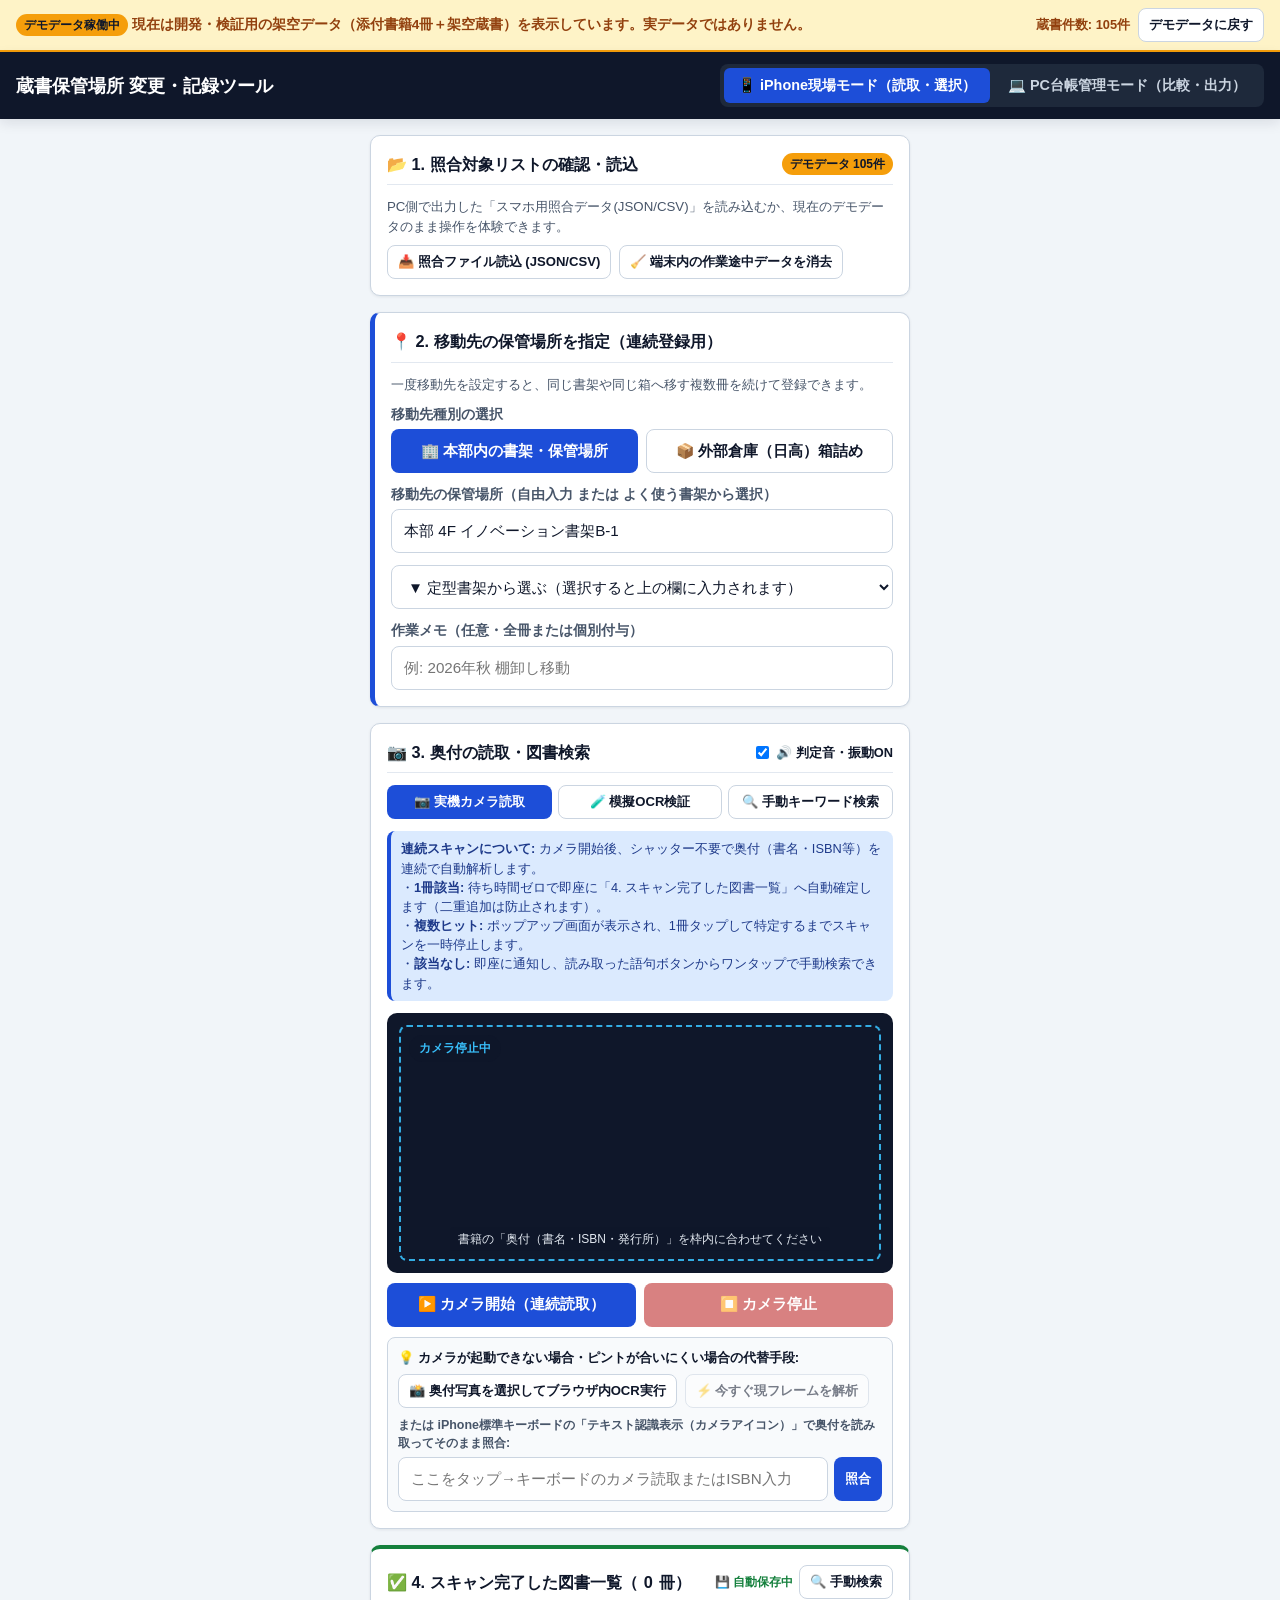
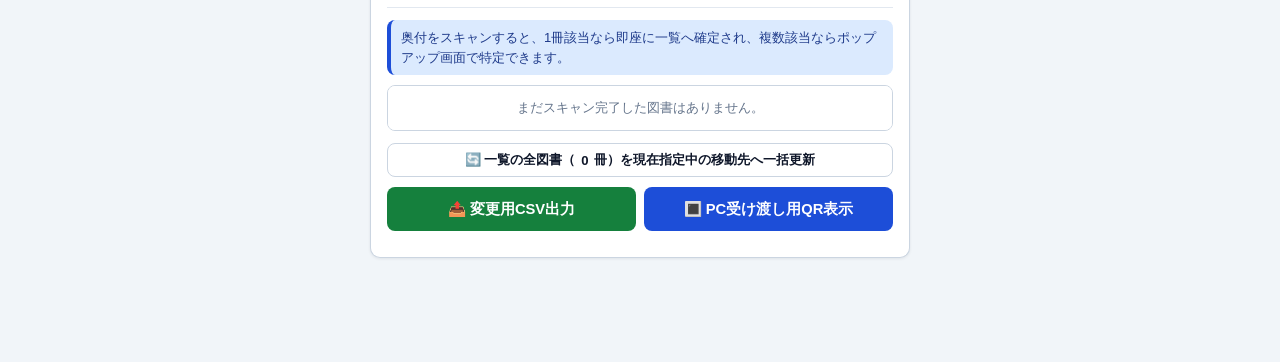
<file: index.html>
<!DOCTYPE html>
<html lang="ja">
<head>
  <meta charset="UTF-8" />
  <meta name="viewport" content="width=device-width, initial-scale=1.0, maximum-scale=1.0, user-scalable=no" />
  <title>蔵書保管場所 変更・記録システム</title>
  <link rel="stylesheet" href="css/styles.css" />
</head>
<body>

  <!-- データ種別常時明示バナー（デモデータと本番データの混同防止） -->
  <div id="dataModeBanner" class="data-mode-banner is-demo">
    <div>
      <span id="dataModeBadge" class="badge badge-demo">デモデータ稼働中</span>
      <span id="dataModeText">現在は開発・検証用の架空データ（105件・添付書籍4冊含む）を表示しています。実データではありません。</span>
    </div>
    <div style="display:flex; gap:8px; align-items:center;">
      <span id="catalogCountLabel" style="font-size:0.8rem;">蔵書件数: 0件</span>
      <button type="button" id="btnResetToDemo" class="btn btn-outline btn-sm">デモデータに戻す</button>
    </div>
  </div>

  <!-- アプリヘッダー（iPhone現場モード / PC台帳管理モード切替） -->
  <header class="app-header">
    <div class="header-inner">
      <div class="app-title-group">
        <h1 class="app-title">蔵書保管場所 変更・記録ツール</h1>
      </div>
      <div class="mode-switch-group" role="tablist" aria-label="利用端末モード切替">
        <button type="button" id="btnSwitchMobile" class="mode-btn active" role="tab" aria-selected="true">
          📱 iPhone現場モード（読取・選択）
        </button>
        <button type="button" id="btnSwitchPc" class="mode-btn" role="tab" aria-selected="false">
          💻 PC台帳管理モード（比較・出力）
        </button>
      </div>
    </div>
  </header>

  <main class="main-container">
    <!-- 長時間処理用の進捗表示パネル -->
    <div id="globalProgressPanel" class="progress-panel hidden" role="status" aria-live="polite">
      <div style="display:flex; justify-content:space-between; align-items:center;">
        <strong id="progressStepText">処理中...</strong>
        <span id="progressMetaText">0 / 0件 (経過: 0.0秒)</span>
      </div>
      <div class="progress-bar-track">
        <div id="progressBarFill" class="progress-bar-fill"></div>
      </div>
    </div>

    <!-- =================================================================== -->
    <!-- 📱 1. iPhone現場モード（片手操作・連続読取・候補照合・移動先付与） -->
    <!-- =================================================================== -->
    <section id="mobileViewSection" class="view-section mobile-view">

      <!-- ステップ0: 照合用データの確認・読込 -->
      <div class="card">
        <div class="card-header">
          <h2 class="card-title">📂 1. 照合対象リストの確認・読込</h2>
          <span id="mobileCatalogStatus" class="badge badge-demo">デモ蔵書 105件</span>
        </div>
        <p style="margin:0 0 8px 0; font-size:0.83rem; color:var(--text-sub);">
          PC側で出力した「スマホ用照合データ(JSON/CSV)」を読み込むか、現在のデモデータのまま操作を体験できます。
        </p>
        <div style="display:flex; gap:8px; flex-wrap:wrap;">
          <label class="btn btn-outline btn-sm" style="cursor:pointer;">
            📥 照合ファイル読込 (JSON/CSV)
            <input type="file" id="mobileLoadCatalogInput" accept=".json,.csv" class="hidden" />
          </label>
          <button type="button" id="btnMobileClearStorage" class="btn btn-outline btn-sm">
            🧹 端末内の作業途中データを消去
          </button>
        </div>
      </div>

      <!-- ステップ1: 移動先の指定（連続登録のために先に固定セット） -->
      <div class="card" style="border-left: 5px solid var(--primary);">
        <div class="card-header">
          <h2 class="card-title">📍 2. 移動先の保管場所を指定（連続登録用）</h2>
        </div>
        <p style="margin:0 0 10px 0; font-size:0.83rem; color:var(--text-sub);">
          一度移動先を設定すると、同じ書架や同じ箱へ移す複数冊を続けて登録できます。
        </p>

        <div class="form-group">
          <label class="form-label">移動先種別の選択</label>
          <div style="display:grid; grid-template-columns:1fr 1fr; gap:8px;">
            <button type="button" id="btnDestModeHq" class="btn btn-primary">🏢 本部内の書架・保管場所</button>
            <button type="button" id="btnDestModeWarehouse" class="btn btn-outline">📦 外部倉庫（日高）箱詰め</button>
          </div>
        </div>

        <!-- 本部内保管場所の入力欄 -->
        <div id="hqDestConfigArea">
          <div class="form-group">
            <label class="form-label" for="mobileHqLocationInput">移動先の保管場所（自由入力 または よく使う書架から選択）</label>
            <input type="text" id="mobileHqLocationInput" class="input" placeholder="例: 本部 4F イノベーション書架B-1" value="本部 4F イノベーション書架B-1" />
          </div>
          <div class="form-group">
            <select id="mobileHqPresetSelect" class="select">
              <option value="">▼ 定型書架から選ぶ（選択すると上の欄に入力されます）</option>
              <option value="本部 4F イノベーション書架B-1">本部 4F イノベーション書架B-1</option>
              <option value="本部 3F 企画書架A-2">本部 3F 企画書架A-2</option>
              <option value="本部 5F 法務書架C-1">本部 5F 法務書架C-1</option>
              <option value="本部 2F 人事書架D-3">本部 2F 人事書架D-3</option>
              <option value="本部 2F 書庫ロッカー1">本部 2F 書庫ロッカー1</option>
              <option value="本部 6F システム書架S-2">本部 6F システム書架S-2</option>
            </select>
          </div>
        </div>

        <!-- 外部倉庫（日高）箱番号の設定欄 -->
        <div id="warehouseDestConfigArea" class="hidden" style="background:var(--accent-warehouse-light); padding:12px; border-radius:8px; margin-bottom:10px;">
          <div style="font-size:0.82rem; color:#4c1d95; margin-bottom:8px; font-weight:600;">
            📦 日高倉庫 文書箱管理番号（形式: 部室G-年度2桁-通し番号4桁BOK ／ 仮番号不可）
          </div>
          <div class="form-row" style="grid-template-columns: 1fr 90px auto; align-items:end; margin-bottom:8px;">
            <div>
              <label class="form-label" for="mobileBoxDeptInput">部・Gコード（自由入力可）</label>
              <input type="text" id="mobileBoxDeptInput" class="input" placeholder="例: 1101" value="1101" />
            </div>
            <div>
              <label class="form-label" for="mobileBoxYearInput">年度2桁</label>
              <input type="text" id="mobileBoxYearInput" class="input" placeholder="26" value="26" maxlength="2" />
            </div>
            <div>
              <button type="button" id="btnSuggestNextBoxMobile" class="btn btn-warehouse">次番号を提示</button>
            </div>
          </div>
          <div class="form-group" style="margin-bottom:6px;">
            <label class="form-label" for="mobileBoxNumberInput">使用する箱管理番号</label>
            <input type="text" id="mobileBoxNumberInput" class="input" placeholder="例: 1101-26-0001BOK" value="1101-26-0003BOK" />
          </div>
          <div id="mobileBoxValidationStatus" class="alert alert-info" style="margin-bottom:0; padding:8px 10px; font-size:0.8rem;">
            箱管理番号の形式と重複を自動確認します。
          </div>
        </div>

        <div class="form-group" style="margin-bottom:0;">
          <label class="form-label" for="mobileWorkerNoteInput">作業メモ（任意・全冊または個別付与）</label>
          <input type="text" id="mobileWorkerNoteInput" class="input" placeholder="例: 2026年秋 棚卸し移動" />
        </div>
      </div>

      <!-- ステップ2: 奥付の読取（カメラ連続読取 / 模擬OCR検証 / 手動検索） -->
      <div class="card">
        <div class="card-header">
          <h2 class="card-title">📷 3. 奥付の読取・図書検索</h2>
          <label style="font-size:0.8rem; display:inline-flex; align-items:center; gap:4px; cursor:pointer; font-weight:600;">
            <input type="checkbox" id="chkSoundFeedback" checked />
            🔊 判定音・振動ON
          </label>
        </div>
        <!-- iOS 18+ ハプティック触覚フィードバック発火用の隠しスイッチ -->
        <input type="checkbox" id="iosHapticSwitch" switch class="hidden" />

        <!-- 読取モード切替ボタン -->
        <div style="display:grid; grid-template-columns:1fr 1fr 1fr; gap:6px; margin-bottom:12px;">
          <button type="button" id="btnScanTabCamera" class="btn btn-primary btn-sm">📷 実機カメラ読取</button>
          <button type="button" id="btnScanTabMockOcr" class="btn btn-outline btn-sm">🧪 模擬OCR検証</button>
          <button type="button" id="btnScanTabManual" class="btn btn-outline btn-sm">🔍 手動キーワード検索</button>
        </div>

        <!-- (A) 実機カメラ連続読取パネル -->
        <div id="scanPanelCamera">
          <div class="alert alert-info" style="font-size:0.8rem; padding:8px 10px;">
            <strong>連続スキャンについて:</strong> カメラ開始後、シャッター不要で奥付（書名・ISBN等）を連続で自動解析します。<br/>
            ・<strong>1冊該当:</strong> 待ち時間ゼロで即座に「4. スキャン完了した図書一覧」へ自動確定します（二重追加は防止されます）。<br/>
            ・<strong>複数ヒット:</strong> ポップアップ画面が表示され、1冊タップして特定するまでスキャンを一時停止します。<br/>
            ・<strong>該当なし:</strong> 即座に通知し、読み取った語句ボタンからワンタップで手動検索できます。
          </div>

          <div class="camera-box" id="cameraViewport">
            <video id="cameraVideo" playsinline muted></video>
            <canvas id="cameraCaptureCanvas" class="hidden"></canvas>
            <div class="camera-guide-overlay">
              <span id="cameraStatusPill" class="camera-status-pill">カメラ停止中</span>
              <span style="font-size:0.75rem; color:#e2e8f0; background:rgba(15,23,42,0.75); padding:3px 8px; border-radius:4px; align-self:center;">
                書籍の「奥付（書名・ISBN・発行所）」を枠内に合わせてください
              </span>
            </div>
          </div>

          <div style="display:grid; grid-template-columns:1fr 1fr; gap:8px; margin-bottom:10px;">
            <button type="button" id="btnStartCamera" class="btn btn-primary">▶️ カメラ開始（連続読取）</button>
            <button type="button" id="btnStopCamera" class="btn btn-danger" disabled>⏹️ カメラ停止</button>
          </div>

          <!-- カメラが使えない環境や反射時の代替操作（静止画選択 & iOS標準テキスト認識入力） -->
          <div style="background:var(--bg-subtle); border:1px solid var(--border-color); border-radius:8px; padding:10px; font-size:0.82rem;">
            <div style="font-weight:700; margin-bottom:6px; color:var(--text-main);">
              💡 カメラが起動できない場合・ピントが合いにくい場合の代替手段:
            </div>
            <div style="display:flex; flex-wrap:wrap; gap:8px; margin-bottom:8px;">
              <label class="btn btn-outline btn-sm" style="cursor:pointer;">
                📸 奥付写真を選択してブラウザ内OCR実行
                <input type="file" id="cameraPhotoFallbackInput" accept="image/*" capture="environment" class="hidden" />
              </label>
              <button type="button" id="btnAnalyzeCurrentFrameNow" class="btn btn-outline btn-sm" disabled>
                ⚡ 今すぐ現フレームを解析
              </button>
            </div>
            <div>
              <label class="form-label" for="iosLiveTextInput" style="font-size:0.78rem;">
                または iPhone標準キーボードの「テキスト認識表示（カメラアイコン）」で奥付を読み取ってそのまま照合:
              </label>
              <div style="display:flex; gap:6px;">
                <input type="text" id="iosLiveTextInput" class="input" placeholder="ここをタップ→キーボードのカメラ読取またはISBN入力" />
                <button type="button" id="btnRunLiveTextMatch" class="btn btn-primary btn-sm" style="white-space:nowrap;">照合</button>
              </div>
            </div>
          </div>
        </div>

        <!-- (B) 模擬OCR検証パネル（実機カメラなしで全ケースを検証可能） -->
        <div id="scanPanelMockOcr" class="hidden">
          <div class="alert alert-warning" style="font-size:0.8rem; padding:8px 10px;">
            <strong>【検証用・模擬OCRモード】</strong> ここは照合ロジックを検証するための模擬OCR文字列入力です（実際のカメラOCR成功結果ではありません）。添付いただいた4冊の奥付ケースやOCR誤読ケースをワンタップで再現できます。
          </div>
          <div class="form-group">
            <label class="form-label" for="mockOcrPresetSelect">模擬OCRテストケースを選択</label>
            <select id="mockOcrPresetSelect" class="select"></select>
          </div>
          <div class="form-group">
            <label class="form-label" for="mockOcrRawTextarea">読み取った奥付テキスト（自由に編集して照合テスト可能）</label>
            <textarea id="mockOcrRawTextarea" class="textarea" rows="5"></textarea>
          </div>
          <button type="button" id="btnExecuteMockOcrMatch" class="btn btn-primary btn-block">
            🔍 この模擬OCR文字列で蔵書リストと照合する
          </button>
        </div>

        <!-- (C) 手動検索パネル（ISBNなし・OCR誤認識時の即時切替先） -->
        <div id="scanPanelManual" class="hidden">
          <div class="form-group">
            <label class="form-label" for="mobileManualSearchInput">図書登録番号・書名・ISBN・著者・出版社で検索</label>
            <div style="display:flex; gap:6px;">
              <input type="search" id="mobileManualSearchInput" class="input" placeholder="例: BK-00001 / 交通事故 / 人事制度 / 00120" />
              <button type="button" id="btnMobileManualSearch" class="btn btn-primary">検索</button>
            </div>
          </div>
          <div style="display:flex; gap:6px; flex-wrap:wrap;">
            <button type="button" class="btn btn-outline btn-sm quick-search-btn" data-query="AIを使って考える">添付1: AIを使って…</button>
            <button type="button" class="btn btn-outline btn-sm quick-search-btn" data-query="組織を進化させていく">添付2: そして僕たちは…</button>
            <button type="button" class="btn btn-outline btn-sm quick-search-btn" data-query="交通事故賠償法">添付3: 交通事故賠償法</button>
            <button type="button" class="btn btn-outline btn-sm quick-search-btn" data-query="人事制度の基本">添付4: 人事制度の基本</button>
            <button type="button" class="btn btn-outline btn-sm quick-search-btn" data-query="規程集">ISBNなし図書</button>
            <button type="button" class="btn btn-outline btn-sm quick-search-btn" data-query="0012">先頭ゼロ登録番号</button>
          </div>
        </div>
      </div>

      <!-- ステップ4: スキャン完了（確定済み）図書一覧・一括場所変更・CSV/QR出力 -->
      <div class="card" style="border-top: 4px solid var(--success);">
        <div class="card-header">
          <h2 class="card-title">✅ 4. スキャン完了した図書一覧（<span id="mobileSelectedCount">0</span>冊）</h2>
          <div style="display:flex; gap:6px; align-items:center;">
            <span style="font-size:0.75rem; color:var(--success); font-weight:700;">💾 自動保存中</span>
            <button type="button" id="btnSwitchToManualFromResult" class="btn btn-outline btn-sm">🔍 手動検索</button>
          </div>
        </div>

        <div id="matchStatusBanner" class="alert alert-info" style="padding:8px 10px; font-size:0.82rem; margin-bottom:10px;">
          奥付をスキャンすると、1冊該当なら即座にここへ追加され、複数該当ならポップアップ画面で特定できます。
        </div>

        <!-- スキャン完了した図書のスリム一覧（本が特定できる最小情報のみ表示） -->
        <div id="mobileSelectedListContainer" style="border:1px solid var(--border-color); border-radius:8px; overflow:hidden; margin-bottom:12px;"></div>

        <!-- 後からまとめて保管場所を上書き反映するボタン -->
        <div style="margin-bottom:10px;">
          <button type="button" id="btnBulkUpdateSelectedDest" class="btn btn-outline btn-sm btn-block">
            🔄 一覧の全図書（<span id="mobileBulkUpdateCount">0</span>冊）を現在指定中の移動先へ一括更新
          </button>
        </div>

        <div style="display:flex; flex-wrap:wrap; gap:8px; margin-bottom:10px;">
          <button type="button" id="btnExportMobileCsv" class="btn btn-success" style="flex:1;">
            📤 変更用CSV出力
          </button>
          <button type="button" id="btnShowMobileQr" class="btn btn-primary" style="flex:1;">
            🔳 PC受け渡し用QR表示
          </button>
        </div>

        <!-- QRコード表示エリア（トグル表示） -->
        <div id="mobileQrArea" class="qr-display-box hidden" style="margin-bottom:4px;">
          <div style="font-weight:700; font-size:0.9rem; margin-bottom:4px;">
            📲 PCへ変更データを受け渡すQRコード
          </div>
          <canvas id="mobileQrCanvas"></canvas>
          <div style="display:flex; align-items:center; gap:10px; margin-top:6px;">
            <button type="button" id="btnPrevQrPage" class="btn btn-outline btn-sm">◀ 前へ</button>
            <span id="mobileQrPageLabel" style="font-size:0.85rem; font-weight:700;">1 / 1</span>
            <button type="button" id="btnNextQrPage" class="btn btn-outline btn-sm">次へ ▶</button>
          </div>
          <div style="width:100%; margin-top:8px; text-align:left;">
            <textarea id="mobileQrPayloadText" class="textarea" rows="2" readonly style="font-size:0.75rem; min-height:44px;"></textarea>
          </div>
        </div>
      </div>

      <!-- 複数ヒット時のその場選択ポップアップ（スクロール不要モーダル） -->
      <div id="multiHitModal" class="modal-overlay hidden" role="dialog" aria-modal="true" aria-labelledby="multiHitModalTitle">
        <div class="modal-content">
          <div style="display:flex; justify-content:space-between; align-items:center; gap:8px; margin-bottom:8px; padding-bottom:6px; border-bottom:1px solid #e2e8f0;">
            <h3 id="multiHitModalTitle" style="margin:0; font-size:0.98rem; color:#92400e;">
              ⚠️ 複数ヒット：どの図書か特定してください
            </h3>
            <button type="button" id="btnCancelMultiModal" class="btn btn-outline btn-sm" style="min-height:32px; padding:2px 10px;">
              ✕ キャンセル
            </button>
          </div>
          <p id="multiHitModalSub" style="margin:0 0 10px 0; font-size:0.8rem; color:var(--text-sub);">
            該当する1冊をタップすると確定され、次の奥付スキャンへ進みます。
          </p>
          <div id="candidatesContainer"></div>
        </div>
      </div>

    </section>

    <!-- =================================================================== -->
    <!-- 💻 2. PC台帳管理モード（一覧・CSV取込・変更前後比較・外部倉庫帳票・履歴） -->
    <!-- =================================================================== -->
    <section id="pcViewSection" class="view-section hidden">

      <!-- PCサブナビゲーション -->
      <nav class="sub-nav" aria-label="PC管理メニュー">
        <button type="button" class="sub-tab-btn active" data-pctab="pcTabCatalog">📚 1. 蔵書一覧・検索・スマホ用出力</button>
        <button type="button" class="sub-tab-btn" data-pctab="pcTabImport">📥 2. 台帳CSV取込・列マッピング・検証</button>
        <button type="button" class="sub-tab-btn" data-pctab="pcTabDiff">🔍 3. スマホ変更データの取込・変更前後比較・更新CSV出力</button>
        <button type="button" class="sub-tab-btn" data-pctab="pcTabWarehouse">📦 4. 外部倉庫（日高）管理・別紙2-3出力</button>
        <button type="button" class="sub-tab-btn" data-pctab="pcTabHistory">🕒 5. 変更履歴・バックアップと復元</button>
      </nav>

      <!-- PCタブ1: 蔵書一覧・検索・スマホ用照合データ出力 -->
      <div id="pcTabCatalog" class="pc-tab-panel">
        <div class="card">
          <div class="card-header">
            <h2 class="card-title">📚 蔵書一覧・検索（図書登録番号ベース管理）</h2>
            <div style="display:flex; gap:8px; flex-wrap:wrap;">
              <button type="button" id="btnExportPhoneJson" class="btn btn-primary btn-sm">
                📱 スマホ用照合データ出力 (JSON)
              </button>
              <button type="button" id="btnExportCatalogCsv" class="btn btn-outline btn-sm">
                📄 現在の蔵書台帳をCSV出力（別ファイル）
              </button>
            </div>
          </div>

          <div class="form-row" style="margin-bottom:12px;">
            <div>
              <label class="form-label" for="pcCatalogSearchInput">キーワード検索（登録番号・ISBN・書名・著者・箱番号等）</label>
              <input type="search" id="pcCatalogSearchInput" class="input" placeholder="例: BK-00001 / 交通事故 / 1101-26-0001BOK" />
            </div>
            <div>
              <label class="form-label" for="pcFilterDept">所管部署フィルタ</label>
              <select id="pcFilterDept" class="select">
                <option value="">すべての所管部署</option>
              </select>
            </div>
            <div>
              <label class="form-label" for="pcFilterStorage">保管区分フィルタ</label>
              <select id="pcFilterStorage" class="select">
                <option value="">すべて（本部内＋外部倉庫）</option>
                <option value="HQ">🏢 本部内保管のみ</option>
                <option value="WAREHOUSE">📦 外部倉庫（日高）保管のみ</option>
              </select>
            </div>
            <div>
              <label class="form-label" for="pcFilterIsbn">ISBN有無フィルタ</label>
              <select id="pcFilterIsbn" class="select">
                <option value="">すべて</option>
                <option value="HAS_ISBN">ISBNあり</option>
                <option value="NO_ISBN">ISBNなし（非売品・規程集等）</option>
              </select>
            </div>
          </div>

          <div style="margin-bottom:8px; font-size:0.85rem; color:var(--text-sub); display:flex; justify-content:space-between;">
            <span id="pcCatalogFilterSummary">表示中: 0件</span>
            <span>※ISBNチェックディジット異常データもアイコンで区別表示します</span>
          </div>

          <div class="table-wrap" style="max-height:540px; overflow-y:auto;">
            <table class="data-table">
              <thead>
                <tr>
                  <th>図書登録番号</th>
                  <th>ISBN / 形式検証</th>
                  <th>書名</th>
                  <th>著者・編者 / 出版社</th>
                  <th>発行年 / 版・巻号</th>
                  <th>所管部署</th>
                  <th>現在の保管場所</th>
                  <th>外部倉庫 箱管理番号</th>
                  <th>備考</th>
                </tr>
              </thead>
              <tbody id="pcCatalogTableBody"></tbody>
            </table>
          </div>
        </div>
      </div>

      <!-- PCタブ2: CSV取込・列マッピング・台帳データ検証 -->
      <div id="pcTabImport" class="pc-tab-panel hidden">
        <div class="card">
          <div class="card-header">
            <h2 class="card-title">📥 既存台帳CSVの取込と列の対応付け（カラムマッピング）</h2>
          </div>
          <div class="alert alert-info">
            <strong>実データの列構成が未確定でも対応可能:</strong> 任意のCSVファイルを選択すると、元データの列名と本ツールの標準項目（11項目）を画面上で対応付け（マッピング）して取り込めます。元ファイルは一切変更・上書きされません。
          </div>

          <div class="form-row" style="align-items:end; margin-bottom:14px;">
            <div>
              <label class="form-label" for="pcCsvFileInput">1. 取り込む台帳CSVファイルを選択</label>
              <input type="file" id="pcCsvFileInput" accept=".csv,.txt" class="input" />
            </div>
            <div>
              <label class="form-label" for="pcCsvEncodingSelect">文字コード指定</label>
              <select id="pcCsvEncodingSelect" class="select">
                <option value="UTF-8">UTF-8（BOMあり/なし自動対応）</option>
                <option value="Shift_JIS">Shift_JIS (CP932 / Windows Excel標準)</option>
              </select>
            </div>
            <div>
              <label class="form-label" for="pcCsvDataKindSelect">データの位置づけ</label>
              <select id="pcCsvDataKindSelect" class="select">
                <option value="PRODUCTION">本番データとして扱う（デモ表示を解除し別領域に保持）</option>
                <option value="DEMO">検証用デモデータとして扱う</option>
              </select>
            </div>
          </div>

          <!-- 列マッピング設定エリア（ファイル選択後に表示） -->
          <div id="columnMappingSection" class="hidden" style="background:var(--bg-subtle); padding:14px; border-radius:8px; border:1px solid var(--border-color); margin-bottom:14px;">
            <h3 style="margin:0 0 8px 0; font-size:0.95rem;">2. 元CSVの列と標準項目の対応付け（自動推定済み・変更可能）</h3>
            <div id="columnMappingGrid" class="form-row" style="grid-template-columns: repeat(auto-fill, minmax(240px, 1fr));"></div>
            <div style="margin-top:12px; display:flex; gap:10px;">
              <button type="button" id="btnApplyMappedCsv" class="btn btn-primary">
                ✅ この列対応付けで検証・取込を実行する
              </button>
            </div>
          </div>

          <!-- 図書登録番号の重複・必須項目・ISBN形式チェック結果 -->
          <div id="catalogValidationResultBox"></div>
        </div>
      </div>

      <!-- PCタブ3: スマホ変更データの取込・変更前後比較・台帳更新用CSV出力 -->
      <div id="pcTabDiff" class="pc-tab-panel hidden">
        <div class="card">
          <div class="card-header">
            <h2 class="card-title">🔍 スマホで作成した変更データの取込と変更前後（Diff）比較</h2>
          </div>

          <div class="form-row" style="margin-bottom:14px;">
            <div style="background:var(--bg-subtle); padding:12px; border-radius:8px; border:1px solid var(--border-color);">
              <label class="form-label">方法A: iPhoneで出力した「変更用CSV/JSON」ファイルを選択</label>
              <input type="file" id="pcImportChangesFileInput" accept=".csv,.json" class="input" style="margin-bottom:8px;" />
              <button type="button" id="btnLoadChangesFromMobileSession" class="btn btn-outline btn-sm btn-block">
                🔄 同一ブラウザ内の「iPhone現場モード」選択済みリストを直接読み込む
              </button>
            </div>

            <div style="background:var(--bg-subtle); padding:12px; border-radius:8px; border:1px solid var(--border-color);">
              <label class="form-label" for="pcQrPasteInput">方法B: iPhoneで表示したQRコード読取文字列（またはカメラ読取）で取込</label>
              <div style="display:flex; gap:6px; margin-bottom:6px;">
                <input type="text" id="pcQrPasteInput" class="input" placeholder="QR文字列 (BLM_CHG...) を貼り付け" />
                <button type="button" id="btnImportQrText" class="btn btn-primary btn-sm" style="white-space:nowrap;">QR反映</button>
              </div>
              <button type="button" id="btnStartPcQrCamera" class="btn btn-outline btn-sm btn-block">
                📷 PCカメラでiPhone画面のQRコードを読み取る
              </button>
              <div id="pcQrCameraBox" class="camera-box hidden" style="min-height:160px; margin-top:8px;">
                <video id="pcQrVideo" playsinline muted></video>
              </div>
            </div>
          </div>

          <!-- 比較一覧と更新対象選択 -->
          <div id="pcDiffSummaryBanner" class="alert alert-info">
            変更データを取り込むと、現在の台帳データとの「変更前 → 変更後」の比較一覧が表示されます。
          </div>

          <div style="display:flex; flex-wrap:wrap; justify-content:space-between; align-items:center; gap:8px; margin-bottom:10px;">
            <div style="display:flex; gap:8px; align-items:center;">
              <button type="button" id="btnDiffSelectAll" class="btn btn-outline btn-sm">☑️ すべて選択</button>
              <button type="button" id="btnDiffDeselectAll" class="btn btn-outline btn-sm">⬜ すべて解除</button>
              <label style="font-size:0.83rem; display:inline-flex; align-items:center; gap:4px; margin-left:8px;">
                <input type="checkbox" id="chkProtectLeadingZero" />
                Excel先頭ゼロ保護形式（<code>="00120"</code>）でCSV出力する
              </label>
            </div>
            <div style="display:flex; gap:8px; flex-wrap:wrap;">
              <button type="button" id="btnApplyDiffToMemory" class="btn btn-primary btn-sm">
                💾 選択した変更を画面上の台帳へ反映＆変更履歴に記録
              </button>
              <button type="button" id="btnExportUpdatedCatalogCsv" class="btn btn-success btn-sm">
                📤 更新済みの全件台帳CSVを別ファイル出力
              </button>
              <button type="button" id="btnExportDiffOnlyCsv" class="btn btn-outline btn-sm">
                📄 変更差分のみのCSVを出力
              </button>
            </div>
          </div>

          <div class="table-wrap">
            <table class="data-table">
              <thead>
                <tr>
                  <th>更新対象</th>
                  <th>状態</th>
                  <th>図書登録番号</th>
                  <th>書名 / 所管部署</th>
                  <th>保管場所（変更前 ➔ 変更後）</th>
                  <th>外部倉庫箱番号（変更前 ➔ 変更後）</th>
                  <th>作業メモ / 記録日時</th>
                </tr>
              </thead>
              <tbody id="pcDiffTableBody"></tbody>
            </table>
          </div>
        </div>
      </div>

      <!-- PCタブ4: 外部倉庫（日高倉庫）箱管理・別紙2-3転記用データ出力 -->
      <div id="pcTabWarehouse" class="pc-tab-panel hidden">
        <div class="card">
          <div class="card-header">
            <h2 class="card-title">📦 外部倉庫（日高倉庫）箱管理・次番号採番・別紙2-3転記用データ出力</h2>
          </div>

          <div class="alert alert-warning">
            <strong>運用上の重要事項:</strong><br/>
            ・このアプリは箱詰め記録・所在データ更新・別紙2-3転記用データの作成を行いますが、<strong>倉庫会社への正式な申請・集荷依頼・入出庫手続きを自動で実施するものではありません。</strong><br/>
            ・預け先は日高倉庫の文書箱（管理番号形式: <code>部室G-年度2桁-通し番号4桁BOK</code>、仮番号不可）です。出庫は箱単位とし、一部抜き取り後の再入庫は手動記録となります。
          </div>

          <!-- 部・G・年度ごとの次番号確認シミュレータ -->
          <div style="background:var(--bg-subtle); padding:12px; border-radius:8px; border:1px solid var(--border-color); margin-bottom:16px;">
            <h3 style="margin:0 0 8px 0; font-size:0.95rem;">🔢 部・G・年度ごとの次番号提示＆箱管理番号チェッカー</h3>
            <div class="form-row" style="align-items:end;">
              <div>
                <label class="form-label" for="pcBoxDeptInput">部室Gコード（特定部署に固定されません）</label>
                <input type="text" id="pcBoxDeptInput" class="input" value="1101" placeholder="例: 1101, 1302, 0105, GA01" />
              </div>
              <div>
                <label class="form-label" for="pcBoxYearInput">年度（西暦下2桁）</label>
                <input type="text" id="pcBoxYearInput" class="input" value="26" maxlength="2" />
              </div>
              <div>
                <button type="button" id="btnPcSuggestBox" class="btn btn-warehouse">次の空き箱番号を計算</button>
              </div>
              <div>
                <label class="form-label" for="pcCheckBoxNumberInput">任意の箱番号の形式・重複チェック</label>
                <input type="text" id="pcCheckBoxNumberInput" class="input" placeholder="例: 1101-26-0001BOK" />
              </div>
            </div>
            <div id="pcBoxCheckerResult" class="alert alert-info" style="margin-top:10px; margin-bottom:0;">
              部室Gコードと年度を入力して「次の空き箱番号を計算」を押してください。
            </div>
          </div>

          <!-- 別紙2-3 転記用データ一覧とCSV出力 -->
          <div class="card-header" style="margin-top:8px;">
            <h3 class="card-title" style="font-size:0.98rem;">📄 別紙2-3 転記用データプレビュー（箱単位集計・名称100文字以内自動調整）</h3>
            <button type="button" id="btnExportBesshi23Csv" class="btn btn-success btn-sm">
              📤 別紙2-3 転記用CSVを出力
            </button>
          </div>
          <p style="font-size:0.82rem; color:var(--text-sub); margin:0 0 8px 0;">
            ※正式様式の現物そのものではなく、正式様式へ転記・貼付するためのデータ（文書等種類:「文書」、保存期限:「永久 / 2999/12/31」、名称:「図書（部署名）計○冊：主な書名…」100文字以内）を出力します。
          </p>

          <div class="table-wrap">
            <table class="data-table">
              <thead>
                <tr>
                  <th>箱管理番号</th>
                  <th>文書等種類</th>
                  <th>保存期限</th>
                  <th>保存期限日付値</th>
                  <th>名称（100文字以内自動生成）</th>
                  <th>文字数</th>
                  <th>冊数</th>
                  <th>格納されている図書登録番号</th>
                </tr>
              </thead>
              <tbody id="pcBesshi23TableBody"></tbody>
            </table>
          </div>
        </div>
      </div>

      <!-- PCタブ5: 変更履歴の保存・バックアップと復元 -->
      <div id="pcTabHistory" class="pc-tab-panel hidden">
        <div class="card">
          <div class="card-header">
            <h2 class="card-title">🕒 変更履歴の保存・バックアップと復元・端末内データ管理</h2>
            <div style="display:flex; gap:8px; flex-wrap:wrap;">
              <button type="button" id="btnDownloadBackupJson" class="btn btn-primary btn-sm">
                💾 全体バックアップファイル保存 (JSON)
              </button>
              <label class="btn btn-outline btn-sm" style="cursor:pointer;">
                📂 バックアップファイルから復元
                <input type="file" id="pcRestoreBackupInput" accept=".json" class="hidden" />
              </label>
              <button type="button" id="btnClearAllLocalData" class="btn btn-danger btn-sm">
                🗑️ ブラウザ内保存データを全消去
              </button>
            </div>
          </div>

          <div class="alert alert-info" style="font-size:0.83rem;">
            <strong>端末内保存（LocalStorage）の仕様と分離設計:</strong><br/>
            ・デモデータの状態（<code>blm_demo_state_v1</code>）と本番データの状態（<code>blm_prod_state_v1</code>）、スマホ作業途中データ（<code>blm_mobile_session_v1</code>）、変更履歴（<code>blm_change_history_v1</code>）はキーを分離してブラウザ内に保存されます。<br/>
            ・保存期間は無期限（ブラウザのキャッシュ消去または上の「全消去」ボタンを押すまで保持）です。外部サーバーへは一切送信されません。
          </div>

          <h3 style="font-size:0.95rem; margin:12px 0 8px 0;">変更履歴ログ</h3>
          <div class="table-wrap">
            <table class="data-table">
              <thead>
                <tr>
                  <th>実行日時</th>
                  <th>データ種別</th>
                  <th>更新件数</th>
                  <th>主な変更内容</th>
                  <th>操作（当時のスナップショット復元）</th>
                </tr>
              </thead>
              <tbody id="pcHistoryTableBody"></tbody>
            </table>
          </div>
        </div>
      </div>

    </section>
  </main>

  <!-- トースト通知領域 -->
  <div id="toastContainer" class="toast-container" aria-live="assertive"></div>

  <!-- スクリプト読込（ローカル完結・外部への業務データ送信ゼロ） -->
  <script src="js/demo_data.js"></script>
  <script src="js/core_logic.js"></script>
  <script src="js/qrcode_mini.js"></script>
  <script src="js/app.js"></script>
</body>
</html>
</file>
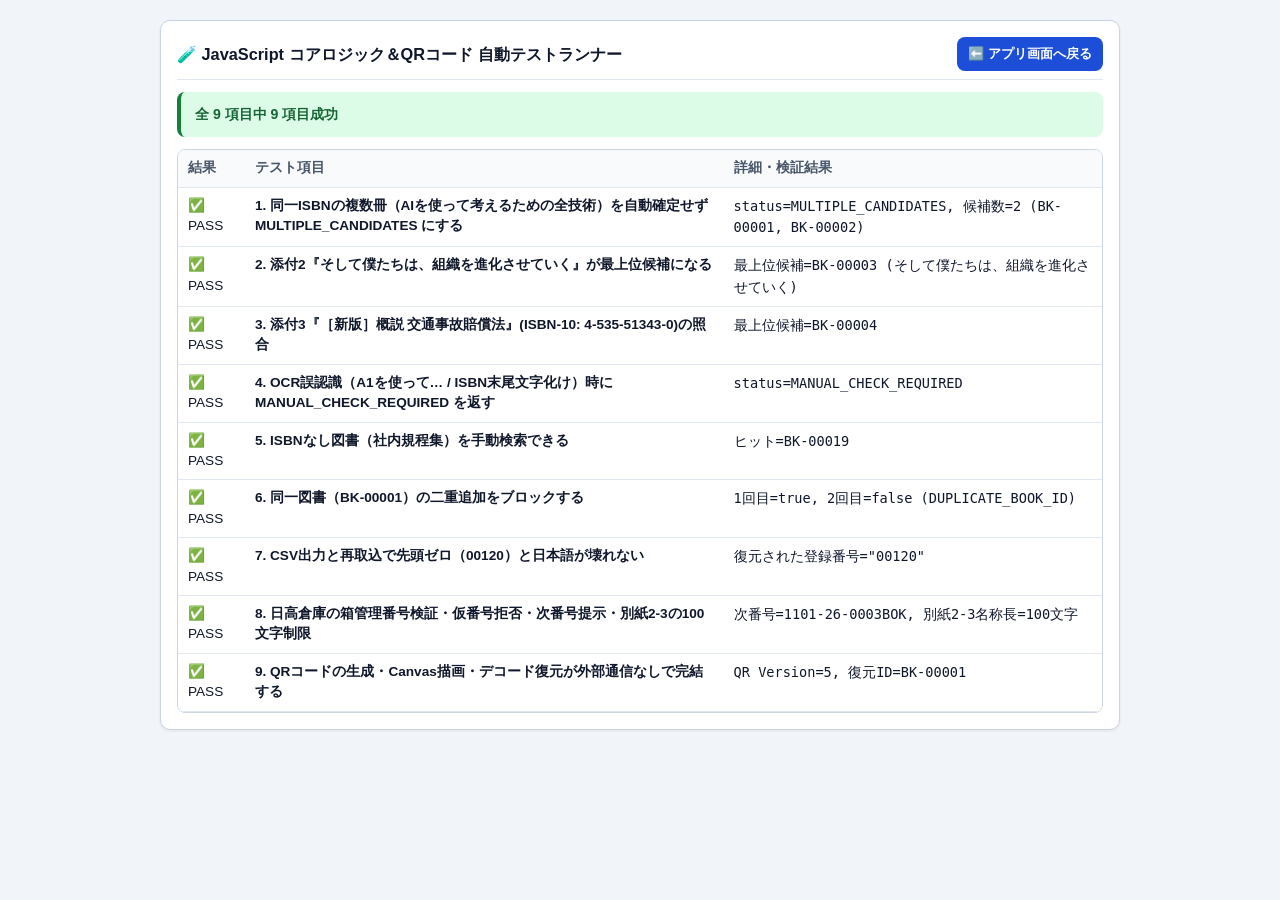
<file: test_runner.html>
<!DOCTYPE html>
<html lang="ja">
<head>
  <meta charset="UTF-8" />
  <title>ブラウザ内 単体テスト実行ランナー - 蔵書保管場所変更アプリ</title>
  <link rel="stylesheet" href="css/styles.css" />
</head>
<body style="padding:20px;">
  <div class="card" style="max-width:960px; margin:0 auto;">
    <div class="card-header">
      <h1 class="card-title">🧪 JavaScript コアロジック＆QRコード 自動テストランナー</h1>
      <a href="index.html" class="btn btn-primary btn-sm">⬅️ アプリ画面へ戻る</a>
    </div>
    <div id="testSummary" class="alert alert-info">テストを実行しています...</div>
    <canvas id="testQrCanvas" class="hidden"></canvas>
    <div class="table-wrap">
      <table class="data-table">
        <thead>
          <tr>
            <th>結果</th>
            <th>テスト項目</th>
            <th>詳細・検証結果</th>
          </tr>
        </thead>
        <tbody id="testResultBody"></tbody>
      </table>
    </div>
  </div>

  <script src="js/demo_data.js"></script>
  <script src="js/core_logic.js"></script>
  <script src="js/qrcode_mini.js"></script>
  <script>
    (function () {
      const Core = window.BookLocationCore;
      const QR = window.QRCodeMini;
      const dataset = window.DEMO_DATASET;
      const books = dataset.books;
      const mockOcr = dataset.mock_ocr_cases;
      const results = [];

      function assert(name, condition, detail) {
        results.push({ name, pass: Boolean(condition), detail: detail || "" });
      }

      // 1. 同一ISBN複本の自動確定禁止テスト
      const resOcr1 = Core.matchBooksFromOcr(mockOcr[0].raw_text, books);
      assert(
        "1. 同一ISBNの複数冊（AIを使って考えるための全技術）を自動確定せず MULTIPLE_CANDIDATES にする",
        resOcr1.status === "MULTIPLE_CANDIDATES" && resOcr1.candidates.length >= 2,
        `status=${resOcr1.status}, 候補数=${resOcr1.candidates.length} (BK-00001, BK-00002)`
      );

      // 2. 著者略歴内の他書引用ノイズ抑制テスト
      const resOcr2 = Core.matchBooksFromOcr(mockOcr[1].raw_text, books);
      assert(
        "2. 添付2『そして僕たちは、組織を進化させていく』が最上位候補になる",
        resOcr2.candidates.length >= 1 && resOcr2.candidates[0].book.book_id === "BK-00003",
        `最上位候補=${resOcr2.candidates[0]?.book.book_id} (${resOcr2.candidates[0]?.book.title})`
      );

      // 3. ISBN-10 認識と旧版区別テスト
      const resOcr3 = Core.matchBooksFromOcr(mockOcr[2].raw_text, books);
      assert(
        "3. 添付3『［新版］概説 交通事故賠償法』(ISBN-10: 4-535-51343-0)の照合",
        resOcr3.candidates.length >= 1 && resOcr3.candidates[0].book.book_id === "BK-00004",
        `最上位候補=${resOcr3.candidates[0]?.book.book_id}`
      );

      // 4. OCR誤認識時の MANUAL_CHECK_REQUIRED 判定
      const resOcr5 = Core.matchBooksFromOcr(mockOcr[4].raw_text, books);
      assert(
        "4. OCR誤認識（A1を使って… / ISBN末尾文字化け）時に MANUAL_CHECK_REQUIRED を返す",
        resOcr5.status === "MANUAL_CHECK_REQUIRED" && resOcr5.candidates.length >= 1,
        `status=${resOcr5.status}`
      );

      // 5. ISBNなし図書の手動検索
      const manualHits = Core.searchBooksManually("日高文書倉庫 運用手順", books);
      assert(
        "5. ISBNなし図書（社内規程集）を手動検索できる",
        manualHits.length === 1 && manualHits[0].book_id === "BK-00019",
        `ヒット=${manualHits[0]?.book_id}`
      );

      // 6. 同一図書の二重追加防止
      let list = [];
      const add1 = Core.addBookToSelection(list, books[0], { mode: "HQ", location: "本部 4F A-1" });
      list = add1.list;
      const add2 = Core.addBookToSelection(list, books[0], { mode: "HQ", location: "本部 4F A-1" });
      assert(
        "6. 同一図書（BK-00001）の二重追加をブロックする",
        add1.added === true && add2.added === false && add2.reason === "DUPLICATE_BOOK_ID",
        `1回目=${add1.added}, 2回目=${add2.added} (${add2.reason})`
      );

      // 7. CSV先頭ゼロ保持とパース往復検証
      const zeroBooks = books.filter((b) => b.book_id.startsWith("00"));
      const csvProtected = Core.generateCsvText(Core.STANDARD_FIELDS, zeroBooks, { protectLeadingZeros: true });
      const parsedBack = Core.parseCsvText(csvProtected);
      assert(
        "7. CSV出力と再取込で先頭ゼロ（00120）と日本語が壊れない",
        parsedBack.records[0]["図書登録番号"] === "00120",
        `復元された登録番号="${parsedBack.records[0]["図書登録番号"]}"`
      );

      // 8. 箱管理番号検証・次番号提示・別紙2-3の100文字制限
      const vBoxOk = Core.validateBoxNumber("1101-26-0001BOK", books, []);
      const vBoxTemp = Core.validateBoxNumber("仮-26-0001BOK", books, []);
      const nextBox = Core.suggestNextBoxNumber("1101", "26", books, []);
      const boxMap = new Map([["1101-26-0001BOK", books.filter((b) => b.box_number === "1101-26-0001BOK")]]);
      const besshiRows = Core.buildBesshi23Rows(boxMap);
      assert(
        "8. 日高倉庫の箱管理番号検証・仮番号拒否・次番号提示・別紙2-3の100文字制限",
        vBoxOk.isValid && !vBoxTemp.isValid && nextBox === "1101-26-0003BOK" && besshiRows[0].name_length <= 100,
        `次番号=${nextBox}, 別紙2-3名称長=${besshiRows[0].name_length}文字`
      );

      // 9. QRコードエンコード・描画・デコード往復テスト
      const qrChunks = Core.encodeChangesToQrChunks(list, 6);
      const qrDrawInfo = QR.renderToCanvas(document.getElementById("testQrCanvas"), qrChunks[0].jsonText, 200);
      const qrDecoded = Core.decodeQrChunkText(qrChunks[0].jsonText);
      assert(
        "9. QRコードの生成・Canvas描画・デコード復元が外部通信なしで完結する",
        qrDecoded.isValid && qrDecoded.records[0].book_id === "BK-00001" && qrDrawInfo.version >= 1,
        `QR Version=${qrDrawInfo.version}, 復元ID=${qrDecoded.records[0].book_id}`
      );

      const passCount = results.filter((r) => r.pass).length;
      const summary = document.getElementById("testSummary");
      summary.className = passCount === results.length ? "alert alert-success" : "alert alert-danger";
      summary.innerHTML = `<strong>全 ${results.length} 項目中 ${passCount} 項目成功</strong>`;

      document.getElementById("testResultBody").innerHTML = results
        .map(
          (r) => `
          <tr>
            <td>${r.pass ? "✅ PASS" : "❌ FAIL"}</td>
            <td><strong>${r.name}</strong></td>
            <td><code>${r.detail}</code></td>
          </tr>
        `
        )
        .join("");
    })();
  </script>
</body>
</html>
</file>
<file: css/styles.css>
:root {
  --bg-page: #f1f5f9;
  --bg-card: #ffffff;
  --bg-subtle: #f8fafc;
  --text-main: #0f172a;
  --text-sub: #475569;
  --text-muted: #64748b;
  --border-color: #cbd5e1;
  --primary: #1d4ed8;
  --primary-hover: #1e40af;
  --primary-light: #dbeafe;
  --accent-warehouse: #7c3aed;
  --accent-warehouse-light: #ede9fe;
  --success: #15803d;
  --success-light: #dcfce7;
  --warning: #b45309;
  --warning-light: #fef3c7;
  --danger: #b91c1c;
  --danger-light: #fee2e2;
  --radius: 10px;
  --shadow-sm: 0 1px 3px rgba(15, 23, 42, 0.08);
  --shadow-md: 0 4px 12px rgba(15, 23, 42, 0.1);
}

* {
  box-sizing: border-box;
}

body {
  margin: 0;
  padding: 0;
  font-family: -apple-system, BlinkMacSystemFont, "Segoe UI", "Hiragino Kaku Gothic ProN", "Yu Gothic UI", Meiryo, sans-serif;
  background-color: var(--bg-page);
  color: var(--text-main);
  line-height: 1.5;
  -webkit-tap-highlight-color: transparent;
}

/* デモデータ常時明示バナー */
.data-mode-banner {
  display: flex;
  flex-wrap: wrap;
  align-items: center;
  justify-content: space-between;
  gap: 8px;
  padding: 8px 16px;
  font-size: 0.85rem;
  font-weight: 600;
  border-bottom: 2px solid transparent;
}

.data-mode-banner.is-demo {
  background-color: var(--warning-light);
  color: #92400e;
  border-bottom-color: #f59e0b;
}

.data-mode-banner.is-production {
  background-color: var(--success-light);
  color: #166534;
  border-bottom-color: #22c55e;
}

/* トップヘッダーとPC/iPhoneモード切替 */
.app-header {
  background-color: #0f172a;
  color: #ffffff;
  padding: 12px 16px;
  position: sticky;
  top: 0;
  z-index: 100;
  box-shadow: var(--shadow-md);
}

.header-inner {
  max-width: 1280px;
  margin: 0 auto;
  display: flex;
  flex-wrap: wrap;
  align-items: center;
  justify-content: space-between;
  gap: 12px;
}

.app-title-group {
  display: flex;
  align-items: center;
  gap: 10px;
}

.app-title {
  margin: 0;
  font-size: 1.15rem;
  font-weight: 700;
}

.badge {
  display: inline-flex;
  align-items: center;
  padding: 2px 8px;
  border-radius: 999px;
  font-size: 0.75rem;
  font-weight: 700;
}

.badge-demo {
  background-color: #f59e0b;
  color: #0f172a;
}

.badge-prod {
  background-color: #10b981;
  color: #0f172a;
}

. badge-warehouse {
  background-color: var(--accent-warehouse-light);
  color: var(--accent-warehouse);
}

.mode-switch-group {
  display: flex;
  background-color: #1e293b;
  padding: 4px;
  border-radius: 8px;
  gap: 4px;
}

.mode-btn {
  border: none;
  background: transparent;
  color: #cbd5e1;
  padding: 8px 14px;
  border-radius: 6px;
  font-size: 0.9rem;
  font-weight: 600;
  cursor: pointer;
  transition: all 0.15s ease;
}

.mode-btn.active {
  background-color: var(--primary);
  color: #ffffff;
}

/* メインコンテナ */
.main-container {
  max-width: 1280px;
  margin: 0 auto;
  padding: 16px;
}

/* iPhoneモード時は片手操作しやすいスリム幅に自動最適化（PCで開いてもスマホ実機感を再現） */
.view-section.mobile-view {
  max-width: 540px;
  margin: 0 auto;
  padding-bottom: 72px;
}

.hidden {
  display: none !important;
}

/* カード共通 */
.card {
  background-color: var(--bg-card);
  border: 1px solid var(--border-color);
  border-radius: var(--radius);
  padding: 16px;
  margin-bottom: 16px;
  box-shadow: var(--shadow-sm);
}

.card-header {
  display: flex;
  align-items: center;
  justify-content: space-between;
  flex-wrap: wrap;
  gap: 8px;
  margin-bottom: 12px;
  padding-bottom: 8px;
  border-bottom: 1px solid #e2e8f0;
}

.card-title {
  margin: 0;
  font-size: 1.02rem;
  font-weight: 700;
  display: flex;
  align-items: center;
  gap: 6px;
}

/* ボタン・フォーム要素（片手タップしやすい最小44px高さを確保） */
.btn {
  display: inline-flex;
  align-items: center;
  justify-content: center;
  gap: 6px;
  min-height: 44px;
  padding: 8px 16px;
  border-radius: 8px;
  border: 1px solid transparent;
  font-size: 0.92rem;
  font-weight: 600;
  cursor: pointer;
  transition: background-color 0.15s, transform 0.05s;
  text-decoration: none;
}

.btn:active {
  transform: translateY(1px);
}

.btn:disabled {
  opacity: 0.55;
  cursor: not-allowed;
}

.btn-primary {
  background-color: var(--primary);
  color: #ffffff;
}

.btn-primary:hover:not(:disabled) {
  background-color: var(--primary-hover);
}

.btn-warehouse {
  background-color: var(--accent-warehouse);
  color: #ffffff;
}

.btn-success {
  background-color: var(--success);
  color: #ffffff;
}

.btn-danger {
  background-color: var(--danger);
  color: #ffffff;
}

.btn-outline {
  background-color: #ffffff;
  border-color: var(--border-color);
  color: var(--text-main);
}

.btn-outline:hover:not(:disabled) {
  background-color: var(--bg-subtle);
}

.btn-sm {
  min-height: 34px;
  padding: 4px 10px;
  font-size: 0.82rem;
}

.btn-block {
  width: 100%;
}

.input,
.select,
.textarea {
  width: 100%;
  min-height: 44px;
  padding: 8px 12px;
  border: 1px solid var(--border-color);
  border-radius: 8px;
  font-size: 0.95rem;
  background-color: #ffffff;
  color: var(--text-main);
}

.textarea {
  min-height: 88px;
  resize: vertical;
  font-family: inherit;
}

.input:focus,
.select:focus,
.textarea:focus {
  outline: 2px solid var(--primary);
  border-color: transparent;
}

.form-group {
  margin-bottom: 12px;
}

.form-label {
  display: block;
  font-size: 0.85rem;
  font-weight: 600;
  color: var(--text-sub);
  margin-bottom: 4px;
}

.form-row {
  display: grid;
  grid-template-columns: repeat(auto-fit, minmax(180px, 1fr));
  gap: 10px;
}

/* アラート・ステータスボックス */
.alert {
  padding: 12px 14px;
  border-radius: 8px;
  font-size: 0.88rem;
  margin-bottom: 12px;
  border-left: 4px solid transparent;
}

.alert-info {
  background-color: var(--primary-light);
  color: #1e3a8a;
  border-left-color: var(--primary);
}

.alert-warning {
  background-color: var(--warning-light);
  color: #92400e;
  border-left-color: #f59e0b;
}

.alert-danger {
  background-color: var(--danger-light);
  color: #991b1b;
  border-left-color: var(--danger);
}

.alert-success {
  background-color: var(--success-light);
  color: #166534;
  border-left-color: var(--success);
}

/* カメラ・連続読取ビューポート（iPhone縦持ちで停止→再開しても両端に黒帯が出ず全面表示される構造） */
.camera-box {
  position: relative;
  width: 100%;
  height: 260px;
  background-color: #0f172a;
  border-radius: 10px;
  overflow: hidden;
  display: block;
  color: #94a3b8;
  margin-bottom: 10px;
}

.camera-box video {
  position: absolute;
  inset: 0;
  width: 100% !important;
  height: 100% !important;
  min-width: 100%;
  min-height: 100%;
  object-fit: cover !important;
  object-position: center center;
  display: block;
  -webkit-transform: translateZ(0);
  transform: translateZ(0);
}

.camera-guide-overlay {
  position: absolute;
  inset: 12px;
  border: 2px dashed rgba(56, 189, 248, 0.9);
  border-radius: 8px;
  pointer-events: none;
  display: flex;
  flex-direction: column;
  justify-content: space-between;
  padding: 8px;
  z-index: 2;
}

.camera-status-pill {
  align-self: flex-start;
  background-color: rgba(15, 23, 42, 0.82);
  color: #38bdf8;
  font-size: 0.78rem;
  font-weight: 700;
  padding: 4px 10px;
  border-radius: 999px;
}

/* スキャン瞬間の画面エッジフラッシュ演出（成功＝緑 / 複数候補＝黄 / 該当なし＝赤） */
@keyframes scanFlashSuccess {
  0% { box-shadow: inset 0 0 0 8px #22c55e, 0 0 18px rgba(34, 197, 94, 0.8); }
  100% { box-shadow: inset 0 0 0 0 transparent; }
}
@keyframes scanFlashWarning {
  0% { box-shadow: inset 0 0 0 8px #f59e0b, 0 0 18px rgba(245, 158, 11, 0.8); }
  100% { box-shadow: inset 0 0 0 0 transparent; }
}
@keyframes scanFlashError {
  0% { box-shadow: inset 0 0 0 8px #ef4444, 0 0 18px rgba(239, 68, 68, 0.8); }
  100% { box-shadow: inset 0 0 0 0 transparent; }
}
.flash-success { animation: scanFlashSuccess 0.7s ease-out; }
.flash-warning { animation: scanFlashWarning 0.9s ease-out; }
.flash-error   { animation: scanFlashError 0.9s ease-out; }

/* 複数ヒット時のその場選択ポップアップ（スクロール不要モーダル） */
.modal-overlay {
  position: fixed;
  inset: 0;
  background-color: rgba(15, 23, 42, 0.75);
  z-index: 500;
  display: flex;
  align-items: center;
  justify-content: center;
  padding: 12px;
}

.modal-content {
  background-color: #ffffff;
  width: 100%;
  max-width: 500px;
  max-height: 86vh;
  border-radius: 12px;
  padding: 14px;
  overflow-y: auto;
  box-shadow: 0 10px 25px rgba(0, 0, 0, 0.3);
  border-top: 5px solid #f59e0b;
}

/* スキャン完了図書のスリム行表示 */
.compact-book-row {
  display: flex;
  align-items: center;
  justify-content: space-between;
  gap: 8px;
  padding: 7px 10px;
  border-bottom: 1px solid #e2e8f0;
  font-size: 0.82rem;
  background: #ffffff;
}
.compact-book-row:last-child {
  border-bottom: none;
}

/* 候補カード（iPhone用：図書登録番号・版・部署を大きく比較表示） */
.candidate-card {
  border: 2px solid var(--border-color);
  border-radius: 10px;
  padding: 12px;
  margin-bottom: 10px;
  background-color: #ffffff;
  transition: border-color 0.15s;
}

.candidate-card.is-already-selected {
  background-color: #f8fafc;
  border-color: #94a3b8;
  opacity: 0.85;
}

.candidate-card.high-match {
  border-color: #3b82f6;
}

.candidate-id-row {
  display: flex;
  align-items: center;
  justify-content: space-between;
  gap: 8px;
  margin-bottom: 6px;
}

.book-id-tag {
  background-color: #0f172a;
  color: #ffffff;
  font-family: ui-monospace, SFMono-Regular, Menlo, Consolas, monospace;
  font-size: 0.95rem;
  font-weight: 700;
  padding: 3px 10px;
  border-radius: 6px;
}

.candidate-title {
  font-size: 1rem;
  font-weight: 700;
  margin: 0 0 6px 0;
  color: var(--text-main);
}

.candidate-meta-grid {
  display: grid;
  grid-template-columns: repeat(2, 1fr);
  gap: 4px 10px;
  font-size: 0.83rem;
  color: var(--text-sub);
  background-color: var(--bg-subtle);
  padding: 8px;
  border-radius: 6px;
  margin-bottom: 10px;
}

.candidate-meta-grid strong {
  color: var(--text-main);
}

.match-reasons {
  display: flex;
  flex-wrap: wrap;
  gap: 4px;
  margin-bottom: 8px;
}

.reason-pill {
  background-color: #e0f2fe;
  color: #0369a1;
  font-size: 0.75rem;
  font-weight: 600;
  padding: 2px 8px;
  border-radius: 4px;
}

/* PC側サブタブ */
.sub-nav {
  display: flex;
  flex-wrap: wrap;
  gap: 6px;
  margin-bottom: 16px;
  border-bottom: 2px solid var(--border-color);
  padding-bottom: 8px;
}

.sub-tab-btn {
  border: 1px solid var(--border-color);
  background-color: #ffffff;
  color: var(--text-sub);
  padding: 8px 14px;
  border-radius: 8px;
  font-size: 0.88rem;
  font-weight: 600;
  cursor: pointer;
}

.sub-tab-btn.active {
  background-color: var(--primary);
  color: #ffffff;
  border-color: var(--primary);
}

/* テーブル */
.table-wrap {
  width: 100%;
  overflow-x: auto;
  border: 1px solid var(--border-color);
  border-radius: 8px;
}

table.data-table {
  width: 100%;
  border-collapse: collapse;
  font-size: 0.85rem;
  background-color: #ffffff;
}

table.data-table th,
table.data-table td {
  padding: 8px 10px;
  border-bottom: 1px solid #e2e8f0;
  text-align: left;
  vertical-align: top;
}

table.data-table th {
  background-color: #f8fafc;
  font-weight: 700;
  color: var(--text-sub);
  white-space: nowrap;
}

table.data-table tr:hover {
  background-color: #f8fafc;
}

.diff-old {
  color: var(--danger);
  text-decoration: line-through;
  font-size: 0.8rem;
}

.diff-new {
  color: var(--success);
  font-weight: 700;
}

/* 進捗ステータスバー */
.progress-panel {
  background-color: #0f172a;
  color: #f8fafc;
  padding: 12px 16px;
  border-radius: 8px;
  margin-bottom: 12px;
  font-size: 0.85rem;
}

.progress-bar-track {
  width: 100%;
  height: 8px;
  background-color: #334155;
  border-radius: 999px;
  overflow: hidden;
  margin-top: 6px;
}

.progress-bar-fill {
  height: 100%;
  background-color: #38bdf8;
  width: 0%;
  transition: width 0.2s ease;
}

/* トースト通知 */
.toast-container {
  position: fixed;
  bottom: 20px;
  right: 20px;
  left: 20px;
  max-width: 440px;
  margin: 0 auto;
  z-index: 999;
  pointer-events: none;
}

.toast {
  background-color: #0f172a;
  color: #ffffff;
  padding: 12px 16px;
  border-radius: 8px;
  box-shadow: var(--shadow-md);
  margin-top: 8px;
  font-size: 0.88rem;
  font-weight: 600;
  pointer-events: auto;
  border-left: 4px solid #38bdf8;
}

.toast.toast-error {
  border-left-color: #ef4444;
  background-color: #450a0a;
}

.toast.toast-success {
  border-left-color: #22c55e;
}

/* QRコードモーダル/エリア */
.qr-display-box {
  display: flex;
  flex-direction: column;
  align-items: center;
  justify-content: center;
  padding: 16px;
  background-color: #f8fafc;
  border: 1px dashed var(--border-color);
  border-radius: 10px;
  text-align: center;
}

.qr-display-box canvas {
  border: 6px solid #ffffff;
  border-radius: 8px;
  box-shadow: var(--shadow-sm);
  margin: 8px 0;
}
</file>
